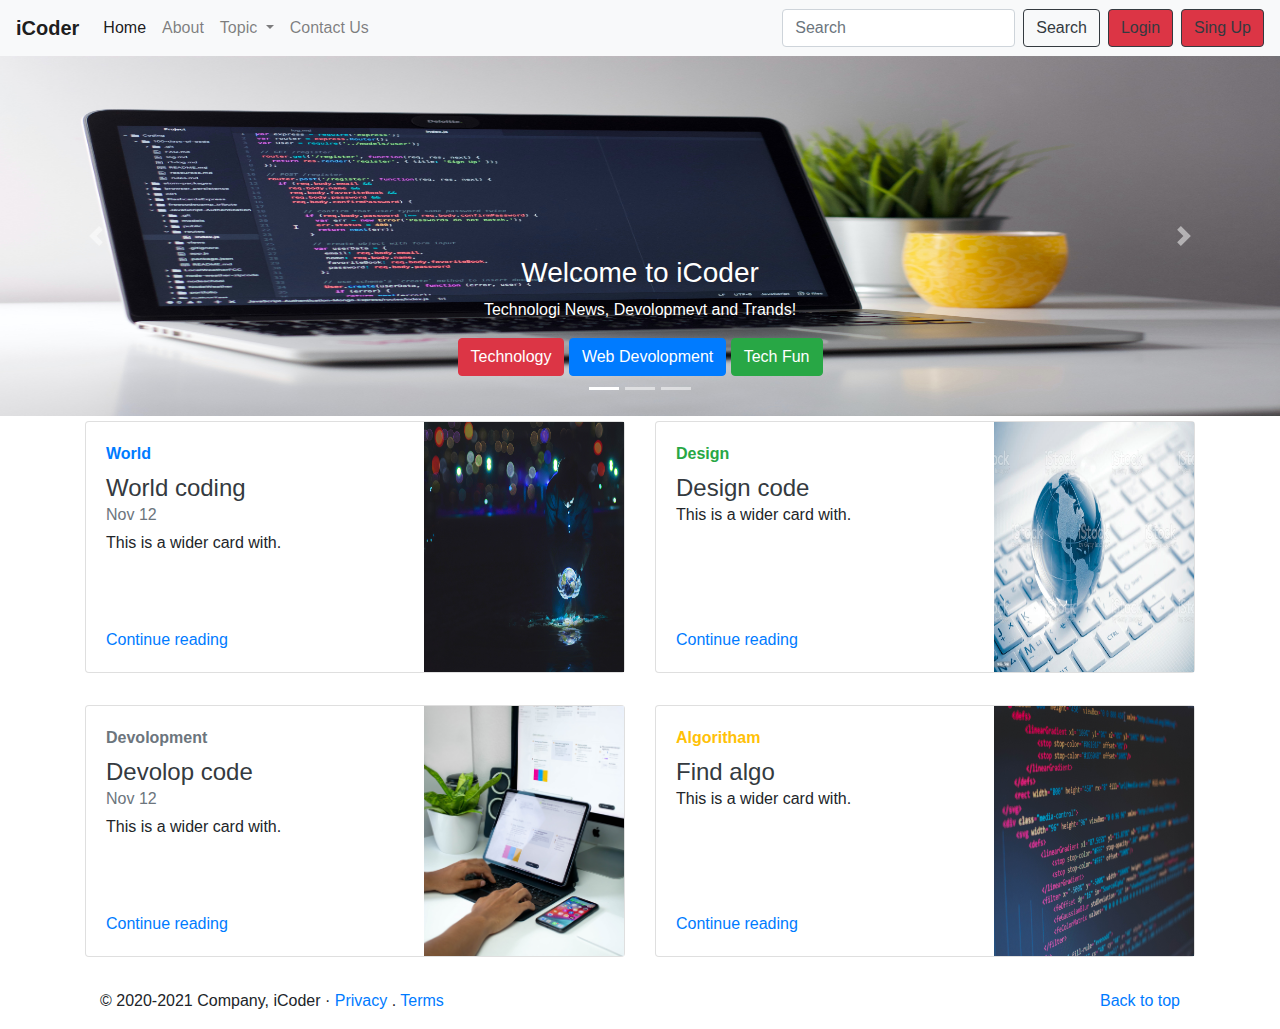
<file: index.html>
<!DOCTYPE html>
<html lang="en">

<head>
  <title>Bootstrap Example</title>
  <link rel="stylesheet" type="text/css" href="style.css">
  <meta charset="utf-8">
  <meta name="viewport" content="width=device-width, initial-scale=1">
  <link rel="stylesheet" href="https://maxcdn.bootstrapcdn.com/bootstrap/4.5.2/css/bootstrap.min.css">
  <script src="https://ajax.googleapis.com/ajax/libs/jquery/3.5.1/jquery.min.js"></script>
  <script src="https://cdnjs.cloudflare.com/ajax/libs/popper.js/1.16.0/umd/popper.min.js"></script>
  <script src="https://maxcdn.bootstrapcdn.com/bootstrap/4.5.2/js/bootstrap.min.js"></script>

</head>

<body>
  <div class="wrapper">

    <nav class="navbar navbar-expand-lg navbar-light bg-light">
      <a class="navbar-brand" href="#"> <strong> iCoder</strong></a>
      <button class="navbar-toggler" type="button" data-toggle="collapse" data-target="#navbarSupportedContent"
        aria-controls="navbarSupportedContent" aria-expanded="false" aria-label="Toggle navigation">
        <span class="navbar-toggler-icon"></span>
      </button>

      <div class="collapse navbar-collapse" id="navbarSupportedContent">
        <ul class="navbar-nav mr-auto">
          <li class="nav-item active">
            <a class="nav-link" href="index.html">Home <span class="sr-only">(current)</span></a>
          </li>
          <li class="nav-item">
            <a class="nav-link" href="about.html">About</a>
          </li>
          <li class="nav-item dropdown">
            <a class="nav-link dropdown-toggle" href="#" id="navbarDropdown" role="button" data-toggle="dropdown"
              aria-haspopup="true" aria-expanded="false">
              Topic
            </a>
            <div class="dropdown-menu" aria-labelledby="navbarDropdown">
              <a class="dropdown-item" href="#">Action</a>
              <a class="dropdown-item" href="#">Another action</a>
              <div class="dropdown-divider"></div>
              <a class="dropdown-item" href="#">Something else here</a>
            </div>
          </li>
          <li class="nav-item">
            <a class="nav-link" href="contect.html">Contact Us</a>
          </li>
        </ul>
        <form class="form-inline my-2 my-lg-0">
          <input class="form-control mr-sm-2" type="search" placeholder="Search" aria-label="Search">
          <button class="btn btn-outline-dark my-2 my-sm-0" type="submit">Search</button>
        </form>
        <button class="btn btn-outline-dark btn-danger my-2 my-sm-0 mx-2" data-toggle="modal"
          data-target="#loginModal">Login</button>
        <button class="btn btn-outline-dark btn-danger my-2 my-sm-0" data-toggle="modal"
          data-target="#singupModal">Sing Up</button>
        
      </div>
    </nav>

    <!-- Sign Up -->
    <div class="modal fade" id="singupModal" tabindex="-1" role="dialog" aria-labelledby="exampleModalLabel"
      aria-hidden="true">
      <div class="modal-dialog" role="document">
        <div class="modal-content">
          <div class="modal-header">
            <h5 class="modal-title" id="singupModalLabel">Creat new Account</h5>
            <button type="button" class="close" data-dismiss="modal" aria-label="Close">
              <span aria-hidden="true">&times;</span>
            </button>
          </div>
          <div class="modal-body">
            <form>
              <div class="form-group">
                <label for="exampleInputEmail1">Email address</label>
                <input type="email" class="form-control" id="exampleInputEmail1" aria-describedby="emailHelp" placeholder="Enter email">
              </div>
              
              <div class="form-group">
                <label for="exampleInputPassword1">Password</label>
                <input type="password" class="form-control" id="exampleInputPassword1" placeholder="Password">
              </div>
              <div class="form-group">
                <label for="exampleInputPassword1">Conform Password</label>
                <input type="password" class="form-control" id="exampleInputPassword1" placeholder="Password">
              </div>
             
              <button type="submit" class="btn btn-primary">Creat Account</button>
            </form>
          </div>
          <div class="modal-footer">
            <button type="button" class="btn btn-secondary" data-dismiss="modal">Close</button>
          </div>
        </div>
      </div>
    </div>

    
    <!-- Login -->
    <div class="modal fade" id="loginModal" tabindex="-1" role="dialog" aria-labelledby="exampleModalLabel"
      aria-hidden="true">
      <div class="modal-dialog" role="document">
        <div class="modal-content">
          <div class="modal-header">
            <h5 class="modal-title" id="loginModalLabel">Login Account</h5>
            <button type="button" class="close" data-dismiss="modal" aria-label="Close">
              <span aria-hidden="true">&times;</span>
            </button>
          </div>
          <div class="modal-body">
            <form>
              <div class="form-group">
                <label for="exampleInputEmail1">Email address</label>
                <input type="email" class="form-control" id="exampleInputEmail1" aria-describedby="emailHelp" placeholder="Enter email">
              </div>
              <div class="form-group">
                <label for="exampleInputPassword1">Password</label>
                <input type="password" class="form-control" id="exampleInputPassword1" placeholder="Password">
              </div>
              <div class="form-check">
                <input type="checkbox" class="form-check-input" id="exampleCheck1">
                <label class="form-check-label" for="exampleCheck1">Check me out</label>
              </div>
              <button type="submit" class="btn btn-primary">Submit</button>
            </form>
          </div>
          <div class="modal-footer">
            <button type="button" class="btn btn-secondary" data-dismiss="modal">Close</button>
          </div>
        </div>
      </div>
    </div>

    <!-- start carousel -->
    <vid class="carousel carousel-fade">
      <div id="demo" class="carousel slide" data-ride="carousel">
        <ul class="carousel-indicators">
          <li data-target="#demo" data-slide-to="0" class="active"></li>
          <li data-target="#demo" data-slide-to="1"></li>
          <li data-target="#demo" data-slide-to="2"></li>

        </ul>
        <div class="carousel-inner">
          <div class="carousel-item active">
            <img src="1.jpg" alt="" width="100%" height="360px">
            <div class="carousel-caption">
              <h3>Welcome to iCoder</h3>
              <p>Technologi News, Devolopmevt and Trands!</p>
              <button type="button" class="btn btn-danger">Technology</button>
              <button type="button" class="btn btn-primary">Web Devolopment</button>
              <button type="button" class="btn btn-success">Tech Fun</button>
            </div>
          </div>
          <div class="carousel-item">
            <img src="2.jpg" alt="" width="100%" height="360px">
            <div class="carousel-caption">
              <h3>The best coding blog</h3>
              <p>Technologi News, Devolopmevt and Trands!</p>
              <button type="button" class="btn btn-danger">Technology</button>
              <button type="button" class="btn btn-primary">Web Devolopment</button>
              <button type="button" class="btn btn-success">Tech Fun</button>
            </div>
          </div>
          <div class="carousel-item">
            <img src="3.jpg" alt="New York" width="100%" height="360px">
            <div class="carousel-caption">
              <h3>Award winning blog</h3>
              <p>Technologi News, Devolopmevt and Trands!</p>
              <button type="button" class="btn btn-danger">Technology</button>
              <button type="button" class="btn btn-primary">Web Devolopment</button>
              <button type="button" class="btn btn-success">Tech Fun</button>
            </div>
          </div>
        </div>
        <a class="carousel-control-prev" href="#demo" data-slide="prev">
          <span class="carousel-control-prev-icon"></span>
        </a>
        <a class="carousel-control-next" href="#demo" data-slide="next">
          <span class="carousel-control-next-icon"></span>
        </a>
      </div>
    </vid>
    <!-- end coueusal -->
    <!-- start container1  -->
    <div class="container">
      <div class="row mb-2">
        <div class="col-md-6">
          <div class="card flex-md-row mb-4 box-shadow h-md-250">
            <div class="card-body d-flex flex-column align-items-start">
              <strong class="d-inline-block mb-2 text-primary">World</strong>
              <h4 class="mb-0">
                <a class="text-dark" href="#">World coding</a>
              </h4>
              <div class="mb-1 text-muted">Nov 12</div>
              <p class="card-text mb-auto">This is a wider card with.</p>
              <a href="#">Continue reading</a>
            </div>
            <img class="card-img-right flex-auto d-none d-md-block" data-src="holder.js/200x250?theme=thumb"
              src="g1.jpg" width="200" height="250" alt="">
          </div>
        </div>
        <div class="col-md-6">
          <div class="card flex-md-row mb-4 box-shadow h-md-250">
            <div class="card-body d-flex flex-column align-items-start">
              <strong class="d-inline-block mb-2 text-success">Design</strong>
              <h4 class="mb-0">
                <a class="text-dark" href="#">Design code</a>
              </h4>
              <p class="card-text mb-auto">This is a wider card with.</p>
              <a href="#">Continue reading</a>
            </div>
            <img class="card-img-right flex-auto d-none d-md-block" data-src="holder.js/200x250?theme=thumb"
              src="c1.jpg" width="200" height="250" alt="">
          </div>
        </div>
      </div>

      <div class="row mb-2">
        <div class="col-md-6">
          <div class="card flex-md-row mb-4 box-shadow h-md-250">
            <div class="card-body d-flex flex-column align-items-start">
              <strong class="d-inline-block mb-2 text-secondary">Devolopment</strong>
              <h4 class="mb-0">
                <a class="text-dark" href="#">Devolop code</a>
              </h4>
              <div class="mb-1 text-muted">Nov 12</div>
              <p class="card-text mb-auto">This is a wider card with.</p>
              <a href="#">Continue reading</a>
            </div>
            <img class="card-img-right flex-auto d-none d-md-block" data-src="holder.js/200x250?theme=thumb"
              src="c2.jpg" width="200" height="250" alt="">
          </div>
        </div>
        <div class="col-md-6">
          <div class="card flex-md-row mb-4 box-shadow h-md-250">
            <div class="card-body d-flex flex-column align-items-start">
              <strong class="d-inline-block mb-2 text-warning">Algoritham</strong>
              <h4 class="mb-0">
                <a class="text-dark" href="#">Find algo</a>
              </h4>
              <p class="card-text mb-auto">This is a wider card with.</p>
              <a href="#">Continue reading</a>
            </div>
            <img class="card-img-right flex-auto d-none d-md-block" data-src="holder.js/200x250?theme=thumb"
              src="a.jpg" width="200" height="250" alt="">
          </div>
        </div>
      </div>
      <!-- end container1 -->

      <!-- footer -->
      <footer class="container">
        <p class="float-right"><a href="#">Back to top</a></p>
        <p>© 2020-2021 Company, iCoder · <a href="#">Privacy</a> . <a href="#">Terms</a></p>
      </footer>

    </div>

</body>

</html>
</file>
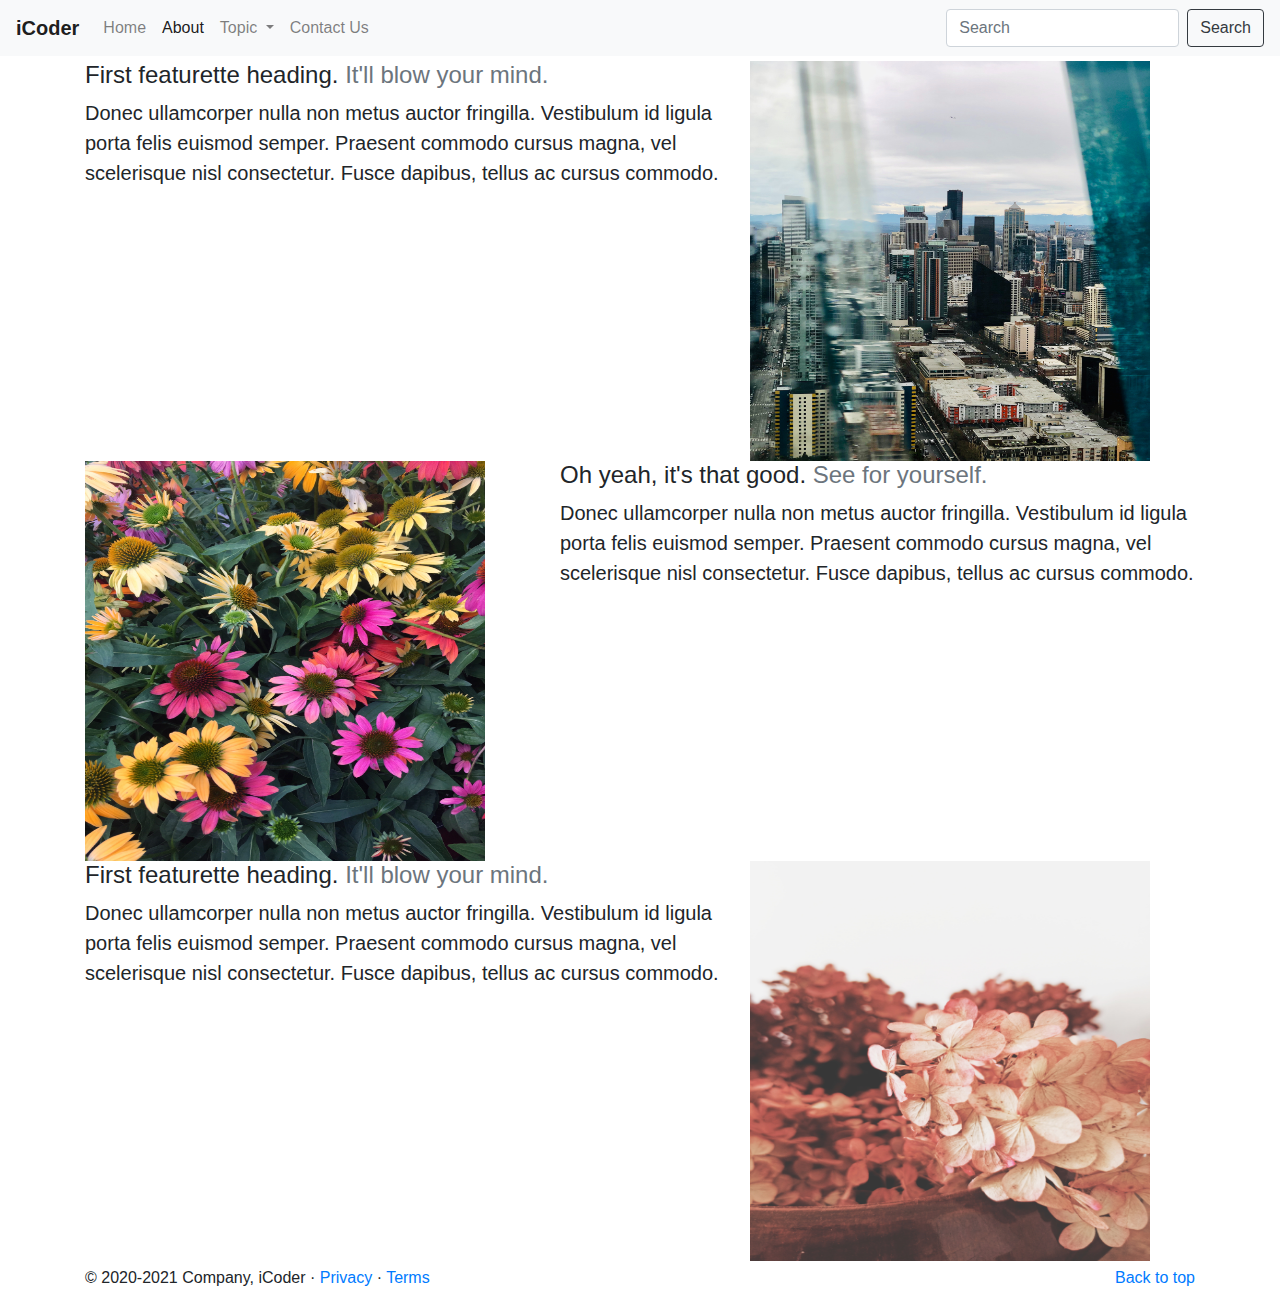
<file: about.html>
<!DOCTYPE html>
<html lang="en">

<head>
    <title>Bootstrap Example</title>
    <link rel="stylesheet" type="text/css" href="style.css">
    <meta charset="utf-8">
    <meta name="viewport" content="width=device-width, initial-scale=1">
    <link rel="stylesheet" href="https://maxcdn.bootstrapcdn.com/bootstrap/4.5.2/css/bootstrap.min.css">
    <script src="https://ajax.googleapis.com/ajax/libs/jquery/3.5.1/jquery.min.js"></script>
    <script src="https://cdnjs.cloudflare.com/ajax/libs/popper.js/1.16.0/umd/popper.min.js"></script>
    <script src="https://maxcdn.bootstrapcdn.com/bootstrap/4.5.2/js/bootstrap.min.js"></script>

</head>

<body>
    <div class="wrapper">

        <nav class="navbar navbar-expand-lg navbar-light bg-light">
            <a class="navbar-brand" href="#"> <strong> iCoder</strong></a>
            <button class="navbar-toggler" type="button" data-toggle="collapse" data-target="#navbarSupportedContent" aria-controls="navbarSupportedContent" aria-expanded="false" aria-label="Toggle navigation">
              <span class="navbar-toggler-icon"></span>
            </button>
          
            <div class="collapse navbar-collapse" id="navbarSupportedContent">
              <ul class="navbar-nav mr-auto">
                <li class="nav-item">
                  <a class="nav-link" href="/bootstrap-example.github.io/index.html">Home <span class="sr-only">(current)</span></a>
                </li>
                <li class="nav-item active">
                  <a class="nav-link" href="/bootstrap-example.github.io/about.html">About</a>
                </li>
                <li class="nav-item dropdown">
                  <a class="nav-link dropdown-toggle" href="#" id="navbarDropdown" role="button" data-toggle="dropdown" aria-haspopup="true" aria-expanded="false">
                    Topic
                  </a>
                  <div class="dropdown-menu" aria-labelledby="navbarDropdown">
                    <a class="dropdown-item" href="#">Action</a>
                    <a class="dropdown-item" href="#">Another action</a>
                    <div class="dropdown-divider"></div>
                    <a class="dropdown-item" href="#">Something else here</a>
                  </div>
                </li>
                <li class="nav-item">
                  <a class="nav-link" href="/bootstrap-example.github.io/contect.html">Contact Us</a>
                </li>
              </ul>
              <form class="form-inline my-2 my-lg-0">
                <input class="form-control mr-sm-2" type="search" placeholder="Search" aria-label="Search">
                <button class="btn btn-outline-dark my-2 my-sm-0" type="submit">Search</button>
              </form>
            </div>
          </nav>


        <!-- container2 -->
        <div class="container">
            <div class="row featurette">
                <div class="col-md-7">
                    <h4 class="featurette-heading">First featurette heading. <span class="text-muted">It'll blow your
                            mind.</span></h4>
                    <p class="lead">Donec ullamcorper nulla non metus auctor fringilla. Vestibulum id ligula porta felis
                        euismod
                        semper. Praesent commodo cursus magna, vel scelerisque nisl consectetur. Fusce dapibus, tellus
                        ac cursus
                        commodo.</p>
                </div>
                <div class="col-md-5">
                    <img class="featurette-image img-fluid mx-auto" data-src="holder.js/400x400/auto" alt=""
                       src="4001.jpg" 
                    style="width: 400px; height: 400px;"
                        data-holder-rendered="true">
                </div>
            </div>

            <div class="row featurette">
                <div class="col-md-7 order-md-2">
                    <h4 class="featurette-heading">Oh yeah, it's that good. <span class="text-muted">See for
                            yourself.</span>
                    </h4>
                    <p class="lead">Donec ullamcorper nulla non metus auctor fringilla. Vestibulum id ligula porta felis
                        euismod
                        semper. Praesent commodo cursus magna, vel scelerisque nisl consectetur. Fusce dapibus, tellus
                        ac cursus
                        commodo.</p>
                </div>
                <div class="col-md-5 order-md-1">
                    <img class="featurette-image img-fluid mx-auto" data-src="holder.js/500x500/auto" alt=""
                    src="4002.jpg"    
                    data-holder-rendered="true" style="width: 400px; height: 400px;">
                </div>
            </div>

            <div class="row featurette">
                <div class="col-md-7">
                    <h4 class="featurette-heading">First featurette heading. <span class="text-muted">It'll blow your
                            mind.</span></h4>
                    <p class="lead">Donec ullamcorper nulla non metus auctor fringilla. Vestibulum id ligula porta felis
                        euismod
                        semper. Praesent commodo cursus magna, vel scelerisque nisl consectetur. Fusce dapibus, tellus
                        ac cursus
                        commodo.</p>
                </div>
                <div class="col-md-5">
                    <img class="featurette-image img-fluid mx-auto" data-src="holder.js/500x500/auto" alt=""
                        style="width: 400px; height: 400px;"
                        src="4003.jpg"
                        data-holder-rendered="true">
                </div>
            </div>
        </div>
        <!-- end container2 -->
        <!-- footer -->
      <footer class="container">
        <p class="float-right"><a href="#">Back to top</a></p>
        <p>© 2020-2021 Company, iCoder · <a href="#">Privacy</a> · <a href="#">Terms</a></p>
      </footer>

    </div>

</body>

</html>
</file>
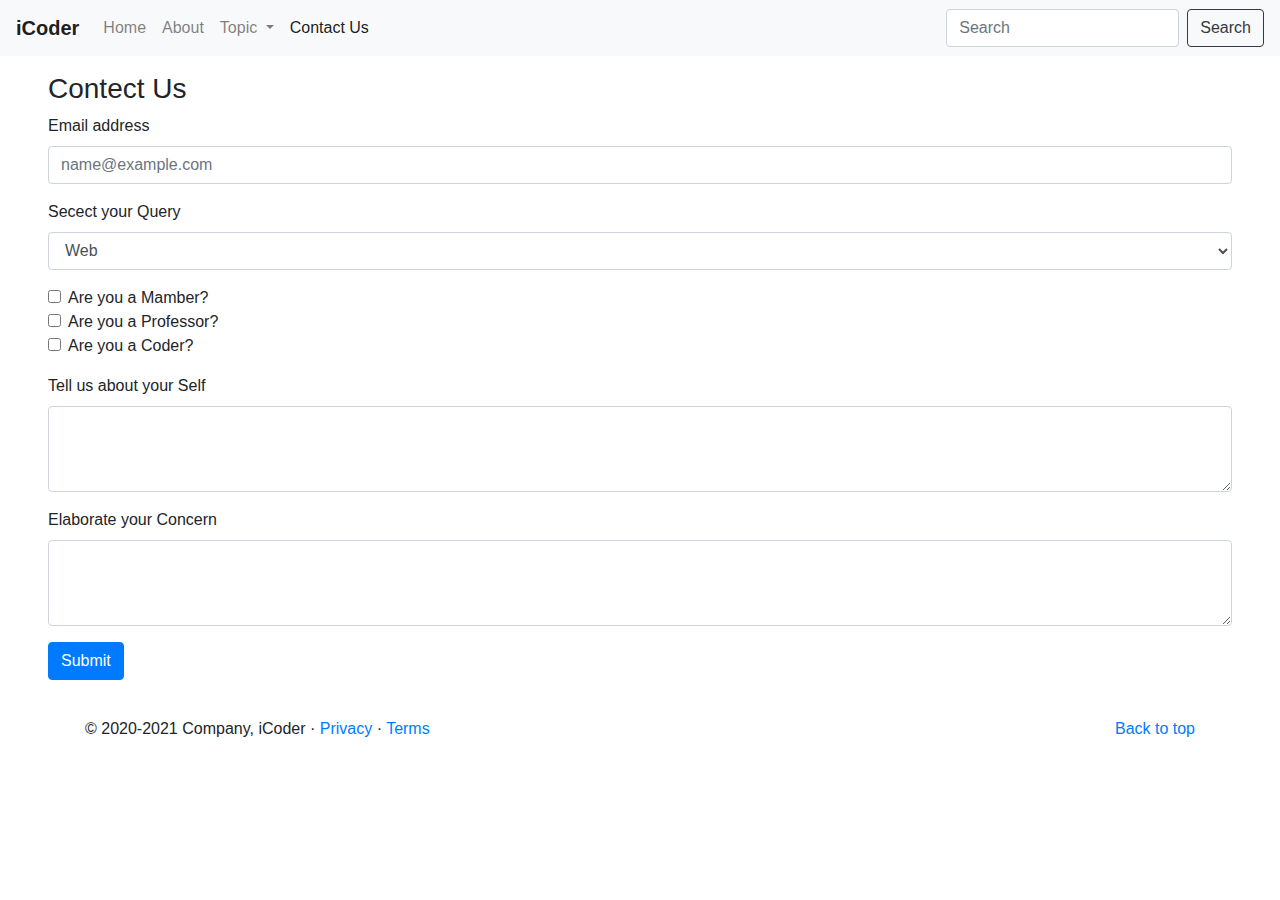
<file: contect.html>
<!DOCTYPE html>
<html lang="en">

<head>
    <title>Bootstrap Example</title>
    <link rel="stylesheet" type="text/css" href="style.css">
    <meta charset="utf-8">
    <meta name="viewport" content="width=device-width, initial-scale=1">
    <link rel="stylesheet" href="https://maxcdn.bootstrapcdn.com/bootstrap/4.5.2/css/bootstrap.min.css">
    <script src="https://ajax.googleapis.com/ajax/libs/jquery/3.5.1/jquery.min.js"></script>
    <script src="https://cdnjs.cloudflare.com/ajax/libs/popper.js/1.16.0/umd/popper.min.js"></script>
    <script src="https://maxcdn.bootstrapcdn.com/bootstrap/4.5.2/js/bootstrap.min.js"></script>

</head>

<body>
    <div class="wrapper">

        <nav class="navbar navbar-expand-lg navbar-light bg-light">
            <a class="navbar-brand" href="#"> <strong> iCoder</strong></a>
            <button class="navbar-toggler" type="button" data-toggle="collapse" data-target="#navbarSupportedContent"
                aria-controls="navbarSupportedContent" aria-expanded="false" aria-label="Toggle navigation">
                <span class="navbar-toggler-icon"></span>
            </button>

            <div class="collapse navbar-collapse" id="navbarSupportedContent">
                <ul class="navbar-nav mr-auto">
                    <li class="nav-item">
                        <a class="nav-link" href="index.html">Home <span class="sr-only">(current)</span></a>
                    </li>
                    <li class="nav-item">
                        <a class="nav-link" href="about.html">About</a>
                    </li>
                    <li class="nav-item dropdown">
                        <a class="nav-link dropdown-toggle" href="#" id="navbarDropdown" role="button"
                            data-toggle="dropdown" aria-haspopup="true" aria-expanded="false">
                            Topic
                        </a>
                        <div class="dropdown-menu" aria-labelledby="navbarDropdown">
                            <a class="dropdown-item" href="#">Action</a>
                            <a class="dropdown-item" href="#">Another action</a>
                            <div class="dropdown-divider"></div>
                            <a class="dropdown-item" href="#">Something else here</a>
                        </div>
                    </li>
                    <li class="nav-item active">
                        <a class="nav-link" href="contect.html">Contact Us</a>
                    </li>
                </ul>
                <form class="form-inline my-2 my-lg-0">
                    <input class="form-control mr-sm-2" type="search" placeholder="Search" aria-label="Search">
                    <button class="btn btn-outline-dark my-2 my-sm-0" type="submit">Search</button>
                </form>
            </div>
        </nav>

        <!-- end coueusal -->
        <form class="px-5 py-3">
            <h3>Contect Us</h3>
            <div class="form-group">
                <label for="exampleFormControlInput1">Email address</label>
                <input type="email" class="form-control" id="exampleFormControlInput1" placeholder="name@example.com">
            </div>
            <div class="form-group">
                <label for="exampleFormControlSelect1">Secect your Query</label>
                <select class="form-control" id="exampleFormControlSelect1">
                    <option>Web</option>
                    <option>Tech Stack</option>
                    <option>Technology</option>
                    <option>Other</option>
                </select>
            </div>
            <div class="form-group">
                <div class="form-check">
                    <input class="form-check-input" type="checkbox" id="gridCheck1">
                    <label class="form-check-label" for="gridCheck1">
                        Are you a Mamber?
                    </label>
                </div>

                <div class="form-check">
                    <input class="form-check-input" type="checkbox" id="gridCheck2">
                    <label class="form-check-label" for="gridCheck2">
                        Are you a Professor?
                    </label>
                </div>

                <div class="form-check">
                    <input class="form-check-input" type="checkbox" id="gridCheck3">
                    <label class="form-check-label" for="gridCheck3">
                        Are you a Coder?
                    </label>
                </div>
            </div>
            <div class="form-group">
                <label for="exampleFormControlTextarea1">Tell us about your Self</label>
                <textarea class="form-control" id="exampleFormControlTextarea1" rows="3"></textarea>
            </div>
            <div class="form-group">
                <label for="exampleFormControlTextarea2">Elaborate your Concern</label>
                <textarea class="form-control" id="exampleFormControlTextarea2" rows="3"></textarea>
            </div>
            <div class="form-group row">
                <div class="col-sm-10">
                  <button type="submit" class="btn btn-primary">Submit</button>
                </div>
              </div>
        </form>
        <!-- start container1  -->


        <!-- footer -->
        <footer class="container">
            <p class="float-right"><a href="#">Back to top</a></p>
            <p>© 2020-2021 Company, iCoder · <a href="#">Privacy</a> · <a href="#">Terms</a></p>
        </footer>
    </div>
    <!-- end wrapper -->
</body>

</html>
</file>
<file: style.css>
*{
    margin: 0px;
    padding:0px;
}

.container{
    margin-top: 5px;
}
</file>
